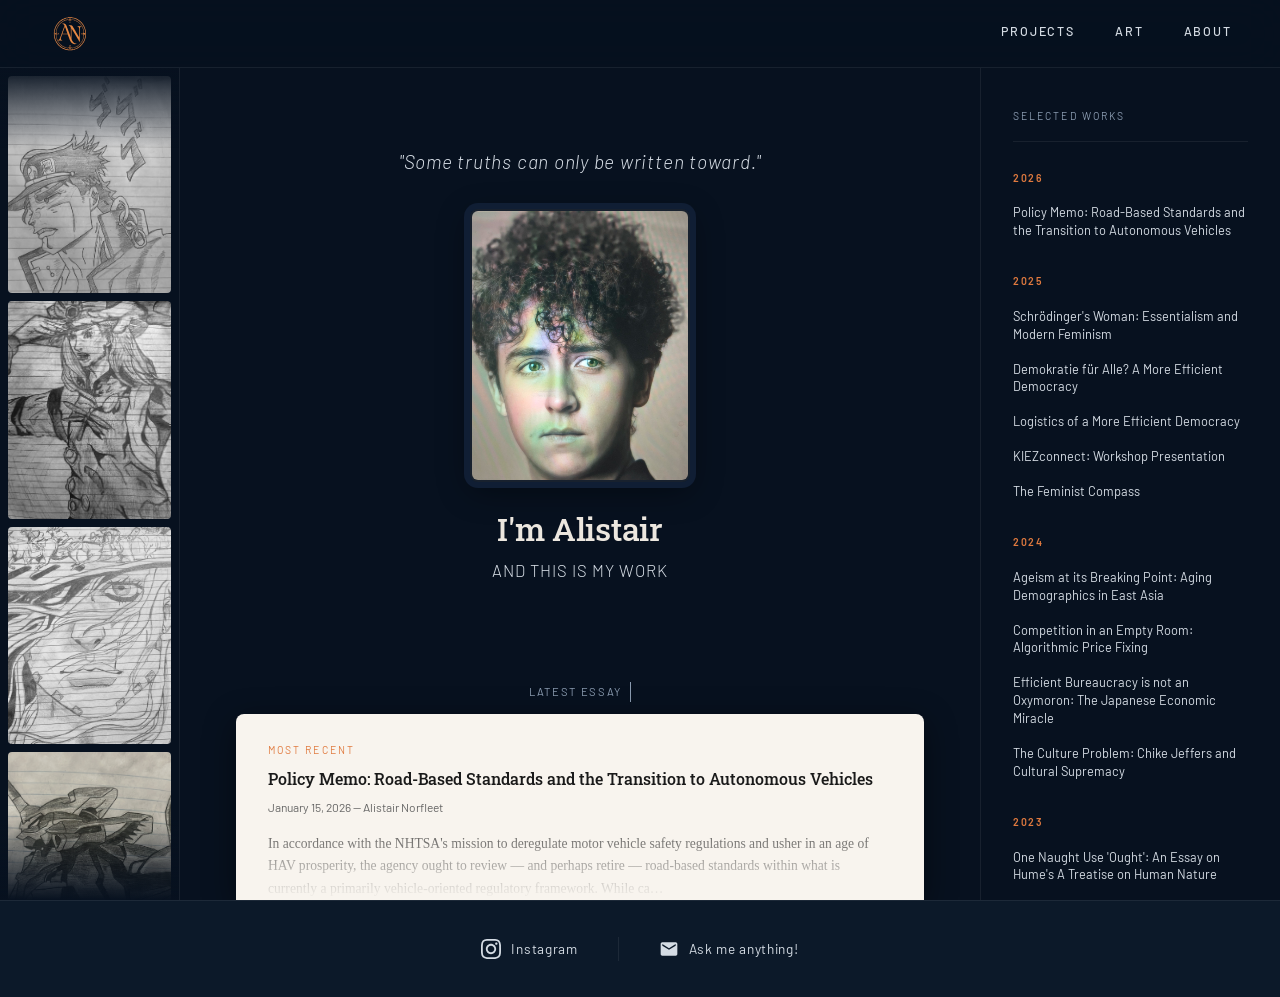
<file: index.html>
<!DOCTYPE html>
<html lang="en">
<head>
  <meta charset="UTF-8">
  <meta name="viewport" content="width=device-width, initial-scale=1.0">
  <meta name="description" content="Alistair Norfleet — Political Science & Philosophy. Essays on political economy, democratic theory, feminist thought, and more.">
  <meta property="og:title" content="Alistair Norfleet">
  <meta property="og:description" content="Political science, philosophy, art, and the examined life.">
  <meta property="og:type" content="website">
  <title>Alistair Norfleet</title>
  <link rel="preconnect" href="https://fonts.googleapis.com">
  <link rel="preconnect" href="https://fonts.gstatic.com" crossorigin>
  <link href="https://fonts.googleapis.com/css2?family=Roboto+Slab:wght@300;400;500;700&family=Barlow:ital,wght@0,300;0,400;0,500;0,600;1,300;1,400&display=swap" rel="stylesheet">
  <link rel="icon" type="image/svg+xml" href="assets/images/logo.svg">
  <link rel="apple-touch-icon" href="assets/images/apple-touch-icon.png">
  <link rel="stylesheet" href="css/styles.css">
</head>
<body>

  <!-- ── HEADER ────────────────────────────────────────────── -->
  <header class="site-header" role="banner">
    <a href="index.html" class="header-logo" aria-label="Alistair Norfleet — Home">
      <img src="assets/images/edited-photo.svg" alt="AN" class="header-logo-img">
    </a>
    <nav class="header-nav" aria-label="Main navigation">
      <a href="projects.html" class="nav-link">Projects</a>
      <a href="art.html"      class="nav-link">Art</a>
      <a href="about.html"    class="nav-link">About</a>
    </nav>
    <button class="hamburger" aria-label="Toggle menu" aria-expanded="false">
      <span></span><span></span><span></span>
    </button>
  </header>

  <!-- Mobile nav overlay -->
  <nav class="mobile-nav" aria-label="Mobile navigation">
    <a href="projects.html" class="nav-link">Projects</a>
    <a href="art.html"      class="nav-link">Art</a>
    <a href="about.html"    class="nav-link">About</a>
  </nav>

  <!-- ── HERO ──────────────────────────────────────────────── -->
  <main class="landing-hero page-enter" role="main">

    <!-- Left: art scroll -->
    <aside class="art-scroll-col" aria-label="Art portfolio preview" aria-hidden="true">
      <div class="art-scroll-track">
        <div class="art-scroll-inner" id="artScrollInner"></div>
      </div>
    </aside>

    <!-- Center: identity + essay peek -->
    <section class="landing-center" aria-label="Introduction">

      <p class="greeting-text" id="greetingText" aria-live="polite">&nbsp;</p>

      <div class="hero-headshot-wrap">
        <img
          src="assets/images/headshot.jpg"
          alt="Portrait of Alistair Norfleet"
          onerror="this.style.display='none'; this.nextElementSibling.style.display='flex'"
        >
        <div class="headshot-placeholder" style="display:none" aria-hidden="true">
          <svg xmlns="http://www.w3.org/2000/svg" viewBox="0 0 80 80">
            <circle cx="40" cy="28" r="18" fill="none" stroke="#3d4f64" stroke-width="1.5"/>
            <path d="M10 72 Q10 50 40 50 Q70 50 70 72" fill="none" stroke="#3d4f64" stroke-width="1.5"/>
          </svg>
        </div>
      </div>

      <h1 class="hero-name">I'm Alistair</h1>
      <p class="hero-tagline">And this is my work</p>

      <!-- Essay peek -->
      <div class="essay-peek-wrap" role="link" tabindex="0"
           aria-label="Read the latest essay — click to open">
        <div class="essay-peek-scroll-hint" aria-hidden="true">Latest essay</div>
        <div class="essay-peek-card">
          <div class="peek-label">Most Recent</div>
          <div class="peek-title" id="peekTitle">Loading…</div>
          <div class="peek-meta" id="peekMeta"></div>
          <p class="peek-body" id="peekBody"></p>
        </div>
      </div>

    </section>

    <!-- Right: bibliography -->
    <aside class="landing-biblio" aria-label="Essay bibliography">
      <div class="biblio-header">Selected Works</div>
      <div id="bibliographyList" aria-live="polite">
        <div style="display:flex;align-items:center;gap:10px;padding:20px 0">
          <div class="spinner"></div>
        </div>
      </div>
    </aside>

  </main>

  <!-- ── FOOTER ────────────────────────────────────────────── -->
  <footer class="site-footer" role="contentinfo"></footer>

  <script src="js/main.js"></script>
  <script src="js/landing.js"></script>
</body>
</html>
</file>
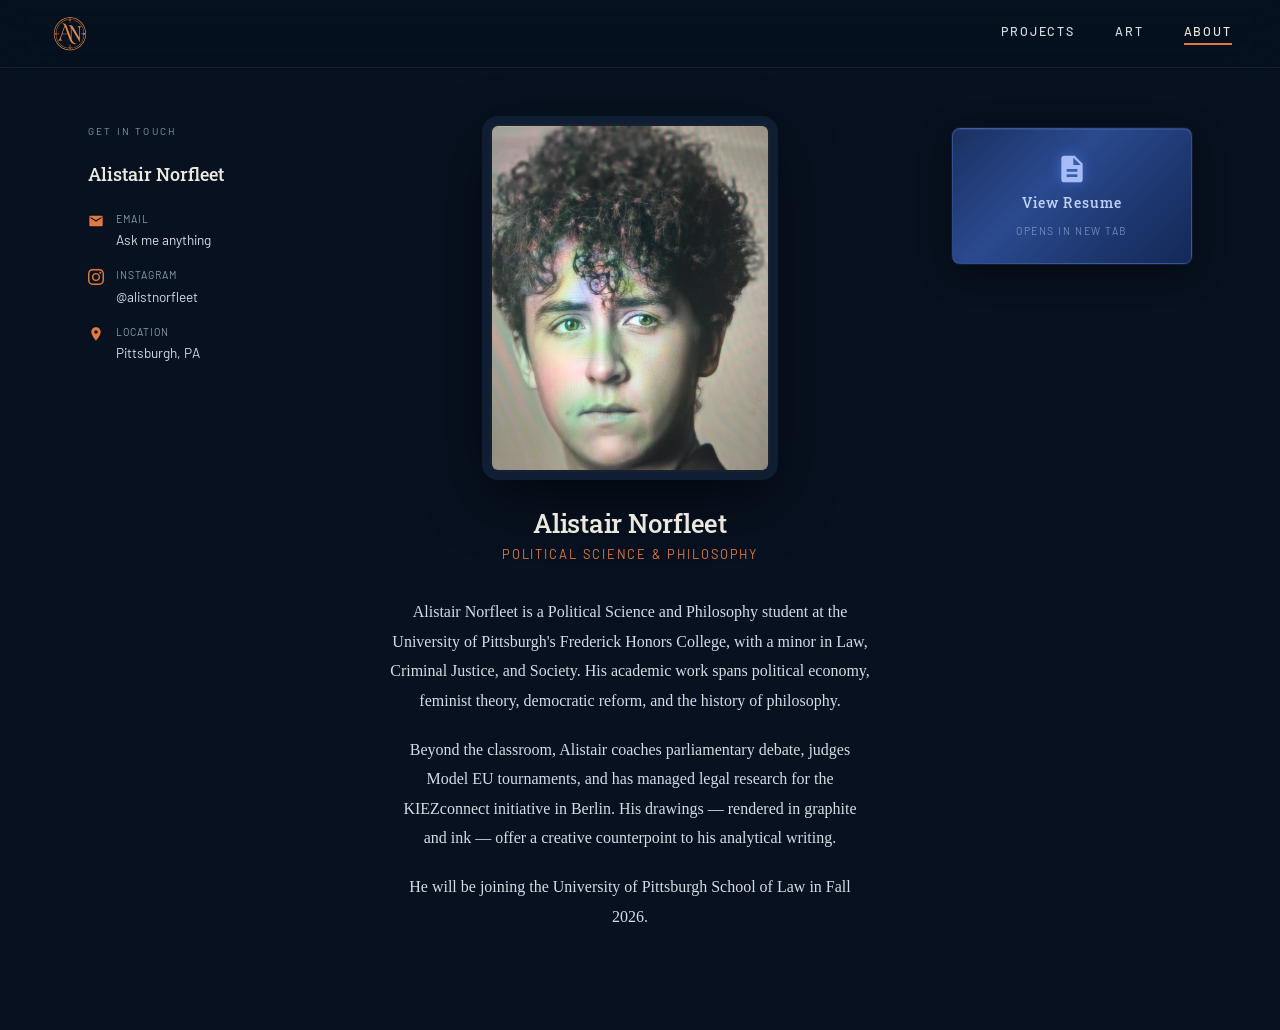
<file: about.html>
<!DOCTYPE html>
<html lang="en">
<head>
  <meta charset="UTF-8">
  <meta name="viewport" content="width=device-width, initial-scale=1.0">
  <meta name="description" content="About Alistair Norfleet — Philosopher, artist, and writer.">
  <title>About — Alistair Norfleet</title>
  <link rel="preconnect" href="https://fonts.googleapis.com">
  <link rel="preconnect" href="https://fonts.gstatic.com" crossorigin>
  <link href="https://fonts.googleapis.com/css2?family=Roboto+Slab:wght@300;400;500;700&family=Barlow:ital,wght@0,300;0,400;0,500;0,600;1,300;1,400&display=swap" rel="stylesheet">
  <link rel="icon" type="image/svg+xml" href="assets/images/logo.svg">
  <link rel="apple-touch-icon" href="assets/images/apple-touch-icon.png">
  <link rel="stylesheet" href="css/styles.css">
</head>
<body>

  <!-- ── HEADER ────────────────────────────────────────────── -->
  <header class="site-header" role="banner">
    <a href="index.html" class="header-logo" aria-label="Alistair Norfleet — Home">
      <img src="assets/images/edited-photo.svg" alt="AN" class="header-logo-img">
    </a>
    <nav class="header-nav" aria-label="Main navigation">
      <a href="projects.html" class="nav-link">Projects</a>
      <a href="art.html"      class="nav-link">Art</a>
      <a href="about.html"    class="nav-link active">About</a>
    </nav>
    <button class="hamburger" aria-label="Toggle menu" aria-expanded="false">
      <span></span><span></span><span></span>
    </button>
  </header>

  <nav class="mobile-nav" aria-label="Mobile navigation">
    <a href="projects.html" class="nav-link">Projects</a>
    <a href="art.html"      class="nav-link">Art</a>
    <a href="about.html"    class="nav-link">About</a>
  </nav>

  <!-- ── ABOUT PAGE ────────────────────────────────────────── -->
  <main class="about-page page-enter" role="main">
    <div class="about-layout">

      <!-- ── Contact — top left ──────────────────────────── -->
      <section class="about-contact" aria-label="Contact information">
        <div class="contact-label">Get in touch</div>
        <div class="contact-name">Alistair Norfleet</div>

        <div class="contact-item">
          <svg class="contact-item-icon" xmlns="http://www.w3.org/2000/svg" viewBox="0 0 24 24" aria-hidden="true">
            <path d="M20 4H4c-1.1 0-2 .9-2 2v12c0 1.1.9 2 2 2h16c1.1 0 2-.9 2-2V6c0-1.1-.9-2-2-2zm0 4l-8 5-8-5V6l8 5 8-5v2z"/>
          </svg>
          <div class="contact-item-body">
            <div class="contact-item-label">Email</div>
            <a href="mailto:alistairnorfleet@gmail.com" class="contact-item-value">
              Ask me anything
            </a>
          </div>
        </div>

        <div class="contact-item">
          <svg class="contact-item-icon" xmlns="http://www.w3.org/2000/svg" viewBox="0 0 24 24" aria-hidden="true">
            <path d="M12 2.163c3.204 0 3.584.012 4.85.07 3.252.148 4.771 1.691 4.919 4.919.058 1.265.069 1.645.069 4.849 0 3.205-.012 3.584-.069 4.849-.149 3.225-1.664 4.771-4.919 4.919-1.266.058-1.644.07-4.85.07-3.204 0-3.584-.012-4.849-.07-3.26-.149-4.771-1.699-4.919-4.92-.058-1.265-.07-1.644-.07-4.849 0-3.204.013-3.583.07-4.849.149-3.227 1.664-4.771 4.919-4.919 1.266-.057 1.645-.069 4.849-.069zm0-2.163c-3.259 0-3.667.014-4.947.072-4.358.2-6.78 2.618-6.98 6.98-.059 1.281-.073 1.689-.073 4.948 0 3.259.014 3.668.072 4.948.2 4.358 2.618 6.78 6.98 6.98 1.281.058 1.689.072 4.948.072 3.259 0 3.668-.014 4.948-.072 4.354-.2 6.782-2.618 6.979-6.98.059-1.28.073-1.689.073-4.948 0-3.259-.014-3.667-.072-4.947-.196-4.354-2.617-6.78-6.979-6.98-1.281-.059-1.69-.073-4.949-.073zm0 5.838c-3.403 0-6.162 2.759-6.162 6.162s2.759 6.163 6.162 6.163 6.162-2.759 6.162-6.163c0-3.403-2.759-6.162-6.162-6.162zm0 10.162c-2.209 0-4-1.79-4-4 0-2.209 1.791-4 4-4s4 1.791 4 4c0 2.21-1.791 4-4 4zm6.406-11.845c-.796 0-1.441.645-1.441 1.44s.645 1.44 1.441 1.44c.795 0 1.439-.645 1.439-1.44s-.644-1.44-1.439-1.44z"/>
          </svg>
          <div class="contact-item-body">
            <div class="contact-item-label">Instagram</div>
            <a href="https://www.instagram.com/" target="_blank" rel="noopener noreferrer"
               class="contact-item-value">
              @alistnorfleet
            </a>
          </div>
        </div>

        <div class="contact-item">
          <svg class="contact-item-icon" xmlns="http://www.w3.org/2000/svg" viewBox="0 0 24 24" aria-hidden="true">
            <path d="M12 2C8.13 2 5 5.13 5 9c0 5.25 7 13 7 13s7-7.75 7-13c0-3.87-3.13-7-7-7zm0 9.5c-1.38 0-2.5-1.12-2.5-2.5s1.12-2.5 2.5-2.5 2.5 1.12 2.5 2.5-1.12 2.5-2.5 2.5z"/>
          </svg>
          <div class="contact-item-body">
            <div class="contact-item-label">Location</div>
            <span class="contact-item-value">Pittsburgh, PA</span>
          </div>
        </div>
      </section>

      <!-- ── Photo + Bio — center ─────────────────────────── -->
      <section class="about-photo-section" aria-label="Biography">

        <div class="about-headshot-wrap">
          <img
            src="assets/images/headshot.jpg"
            alt="Portrait of Alistair Norfleet"
            onerror="this.style.display='none'; this.nextElementSibling.style.display='flex'"
          >
          <div class="headshot-placeholder" style="display:none" aria-hidden="true">
            <svg xmlns="http://www.w3.org/2000/svg" viewBox="0 0 80 80" width="100" height="100">
              <circle cx="40" cy="28" r="18" fill="none" stroke="#3d4f64" stroke-width="1.5"/>
              <path d="M10 72 Q10 50 40 50 Q70 50 70 72" fill="none" stroke="#3d4f64" stroke-width="1.5"/>
            </svg>
          </div>
        </div>

        <h1 class="about-bio-name">Alistair Norfleet</h1>
        <p class="about-bio-role">Political Science &amp; Philosophy</p>

        <div class="about-bio-text">
          <p>
            Alistair Norfleet is a Political Science and Philosophy student at
            the University of Pittsburgh's Frederick Honors College, with a
            minor in Law, Criminal Justice, and Society. His academic work
            spans political economy, feminist theory, democratic reform,
            and the history of philosophy.
          </p>
          <p>
            Beyond the classroom, Alistair coaches parliamentary debate,
            judges Model EU tournaments, and has managed legal research
            for the KIEZconnect initiative in Berlin. His drawings —
            rendered in graphite and ink — offer a creative counterpoint
            to his analytical writing.
          </p>
          <p>
            He will be joining the University of Pittsburgh School of Law
            in Fall 2026.
          </p>
        </div>

      </section>

      <!-- ── Resume — top right ───────────────────────────── -->
      <section class="about-resume-section" aria-label="Resume">
        <a href="assets/pdfs/resume.pdf"
           target="_blank"
           rel="noopener noreferrer"
           class="resume-btn"
           aria-label="View Alistair Norfleet's resume — opens in a new tab">

          <svg class="resume-btn-icon" xmlns="http://www.w3.org/2000/svg" viewBox="0 0 24 24" aria-hidden="true">
            <path d="M14 2H6c-1.1 0-2 .9-2 2v16c0 1.1.9 2 2 2h12c1.1 0 2-.9 2-2V8l-6-6zm2 16H8v-2h8v2zm0-4H8v-2h8v2zm-3-5V3.5L18.5 9H13z"/>
          </svg>

          <div class="resume-btn-text">View Resume</div>
          <div class="resume-btn-sub">Opens in new tab</div>
        </a>
      </section>

    </div>
  </main>

  <!-- No footer on About page (contains all footer information) -->

  <script src="js/main.js"></script>
</body>
</html>
</file>
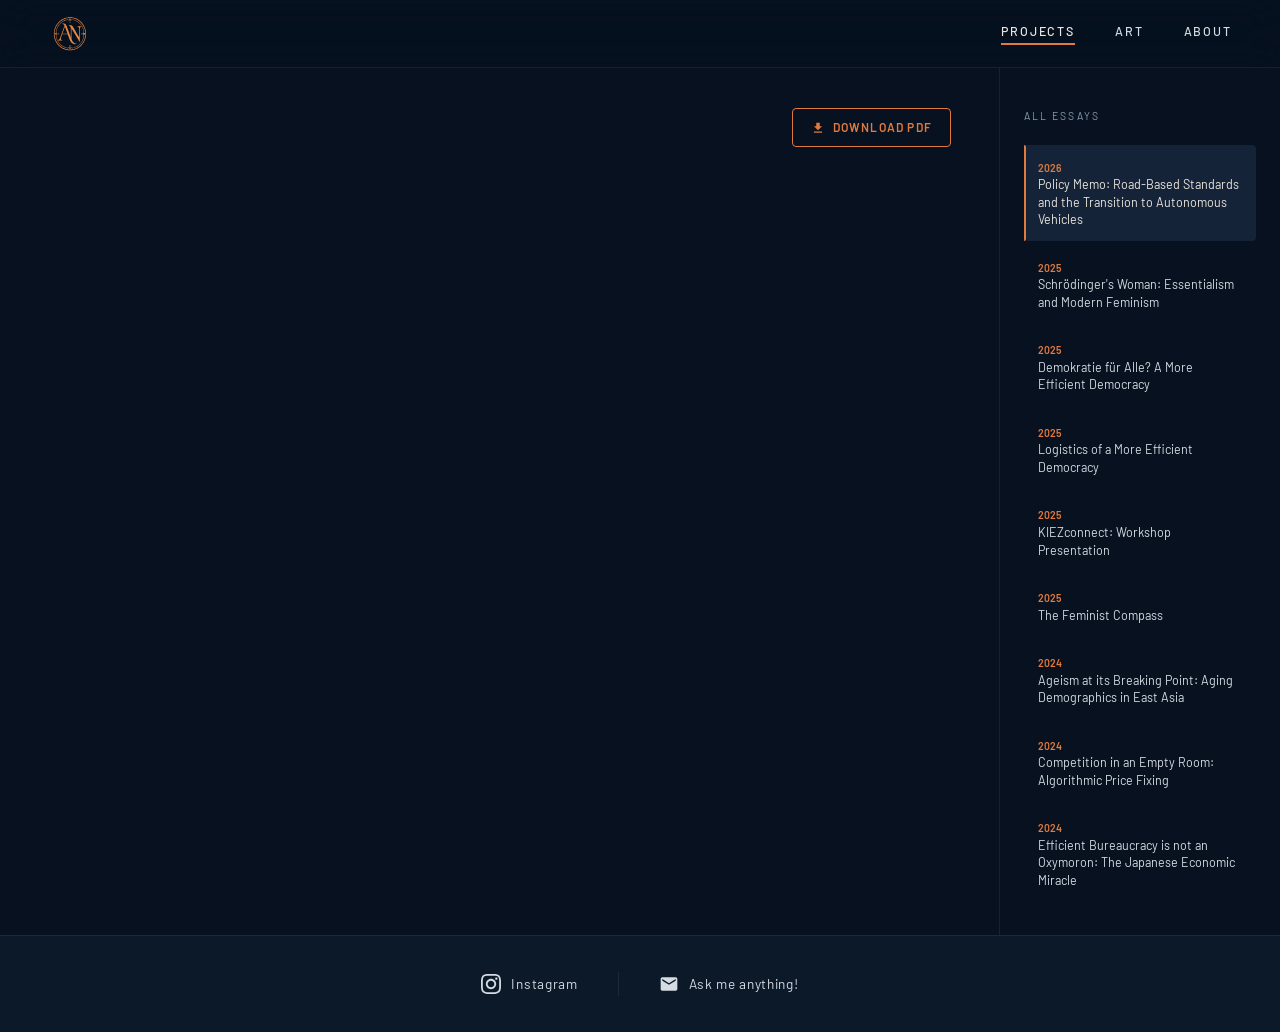
<file: projects.html>
<!DOCTYPE html>
<html lang="en">
<head>
  <meta charset="UTF-8">
  <meta name="viewport" content="width=device-width, initial-scale=1.0">
  <meta name="description" content="Essays by Alistair Norfleet — Philosophy of mind, ethics, language, and technology.">
  <title>Projects — Alistair Norfleet</title>
  <link rel="preconnect" href="https://fonts.googleapis.com">
  <link rel="preconnect" href="https://fonts.gstatic.com" crossorigin>
  <link href="https://fonts.googleapis.com/css2?family=Roboto+Slab:wght@300;400;500;700&family=Barlow:ital,wght@0,300;0,400;0,500;0,600;1,300;1,400&display=swap" rel="stylesheet">
  <link rel="icon" type="image/svg+xml" href="assets/images/logo.svg">
  <link rel="apple-touch-icon" href="assets/images/apple-touch-icon.png">
  <link rel="stylesheet" href="css/styles.css">
</head>
<body>

  <!-- ── HEADER ────────────────────────────────────────────── -->
  <header class="site-header" role="banner">
    <a href="index.html" class="header-logo" aria-label="Alistair Norfleet — Home">
      <img src="assets/images/edited-photo.svg" alt="AN" class="header-logo-img">
    </a>
    <nav class="header-nav" aria-label="Main navigation">
      <a href="projects.html" class="nav-link active">Projects</a>
      <a href="art.html"      class="nav-link">Art</a>
      <a href="about.html"    class="nav-link">About</a>
    </nav>
    <button class="hamburger" aria-label="Toggle menu" aria-expanded="false">
      <span></span><span></span><span></span>
    </button>
  </header>

  <nav class="mobile-nav" aria-label="Mobile navigation">
    <a href="projects.html" class="nav-link">Projects</a>
    <a href="art.html"      class="nav-link">Art</a>
    <a href="about.html"    class="nav-link">About</a>
  </nav>

  <!-- ── PROJECTS LAYOUT ───────────────────────────────────── -->
  <div class="projects-layout page-enter">

    <!-- Main essay display -->
    <main class="projects-main" role="main" aria-label="Essay content">

      <!-- Download button (right-aligned, above essay) -->
      <div class="projects-top-bar">
        <a class="download-btn"
           href="#"
           download
           aria-label="Download this essay as PDF"
           title="Download PDF">
          <svg xmlns="http://www.w3.org/2000/svg" viewBox="0 0 24 24" aria-hidden="true">
            <path d="M19 9h-4V3H9v6H5l7 7 7-7zM5 18v2h14v-2H5z"/>
          </svg>
          Download PDF
        </a>
      </div>

      <!-- PDF iframe (hidden until real PDF available) -->
      <iframe
        class="essay-pdf-frame"
        id="essayFrame"
        title="Essay PDF viewer"
        aria-label="Essay PDF viewer">
      </iframe>

      <!-- HTML document fallback / placeholder -->
      <article class="essay-document" id="essayDocument" aria-live="polite">
        <!-- Populated by projects.js -->
      </article>

    </main>

    <!-- Right sidebar: essay list -->
    <aside class="projects-sidebar" aria-label="All essays">
      <div class="sidebar-label">All Essays</div>
      <nav id="essayList" aria-label="Essay list">
        <!-- Populated by projects.js -->
      </nav>
    </aside>

  </div>

  <!-- ── FOOTER ────────────────────────────────────────────── -->
  <footer class="site-footer" role="contentinfo"></footer>

  <script src="js/main.js"></script>
  <script src="js/projects.js"></script>
</body>
</html>
</file>
<file: css/styles.css>
/* ============================================================
   ALISTAIR NORFLEET — STYLESHEET
   Design System · Layout · Components · Animations
   ============================================================ */

/* ── 1. DESIGN TOKENS ──────────────────────────────────────── */
:root {
  --navy-deep:    #07111f;
  --navy-mid:     #0c1929;
  --navy-card:    #101e34;
  --navy-lift:    #152338;
  --navy-border:  rgba(255, 255, 255, 0.07);
  --navy-glass:   rgba(7, 17, 31, 0.85);

  --orange:       #e07a3f;
  --orange-light: #ea9562;
  --orange-dim:   rgba(224, 122, 63, 0.18);
  --orange-glow:  rgba(224, 122, 63, 0.35);

  --text-primary:   #ece7df;
  --text-secondary: #d5dce4;
  --text-muted:     #8a9bb0;
  --text-orange:    var(--orange);

  --paper-bg:     #f8f4ee;
  --paper-text:   #1a1a1a;
  --paper-meta:   #5a5a5a;

  --header-h:     68px;
  --radius-sm:    4px;
  --radius-md:    8px;
  --radius-lg:    16px;

  --ease-out:     cubic-bezier(0.16, 1, 0.3, 1);
  --ease-in-out:  cubic-bezier(0.4, 0, 0.2, 1);

  --shadow-sm:    0 2px 12px rgba(0, 0, 0, 0.3);
  --shadow-md:    0 8px 32px rgba(0, 0, 0, 0.45);
  --shadow-lg:    0 20px 60px rgba(0, 0, 0, 0.6);
  --shadow-orange:0 0 30px rgba(224, 122, 63, 0.25);
}

/* ── 2. RESET & BASE ────────────────────────────────────────── */
*, *::before, *::after {
  box-sizing: border-box;
  margin: 0;
  padding: 0;
}

html {
  font-size: 16px;
  scroll-behavior: smooth;
  -webkit-text-size-adjust: 100%;
}

body {
  background-color: var(--navy-deep);
  color: var(--text-primary);
  font-family: 'Barlow', sans-serif;
  font-weight: 400;
  line-height: 1.6;
  min-height: 100vh;
  overflow-x: hidden;
  -webkit-font-smoothing: antialiased;
  -moz-osx-font-smoothing: grayscale;
}

img {
  display: block;
  max-width: 100%;
  height: auto;
}

a {
  color: inherit;
  text-decoration: none;
}

button {
  cursor: pointer;
  font-family: inherit;
  border: none;
  background: none;
}

/* ── 3. TYPOGRAPHY ──────────────────────────────────────────── */
h1, h2, h3, h4 {
  font-family: 'Roboto Slab', serif;
  font-weight: 500;
  line-height: 1.2;
  letter-spacing: -0.01em;
  color: var(--text-primary);
}

.font-barlow  { font-family: 'Barlow', sans-serif; }
.font-slab    { font-family: 'Roboto Slab', serif; }
.font-times   { font-family: 'Times New Roman', Times, serif; }

/* ── 4. SCROLLBAR ───────────────────────────────────────────── */
::-webkit-scrollbar               { width: 6px; }
::-webkit-scrollbar-track         { background: var(--navy-deep); }
::-webkit-scrollbar-thumb         { background: var(--navy-lift); border-radius: 3px; }
::-webkit-scrollbar-thumb:hover   { background: var(--orange); }

::selection {
  background: var(--orange-dim);
  color: var(--text-primary);
}

/* ── 5. HEADER ──────────────────────────────────────────────── */
.site-header {
  position: fixed;
  top: 0; left: 0; right: 0;
  height: var(--header-h);
  z-index: 100;
  display: flex;
  align-items: center;
  justify-content: space-between;
  padding: 0 48px;
  background: var(--navy-glass);
  backdrop-filter: blur(20px);
  -webkit-backdrop-filter: blur(20px);
  border-bottom: 1px solid var(--navy-border);
  transition: background 0.4s var(--ease-in-out),
              border-color 0.4s var(--ease-in-out);
}

.site-header.scrolled {
  background: rgba(7, 17, 31, 0.97);
  border-color: rgba(255, 255, 255, 0.1);
}

.header-logo {
  display: flex;
  align-items: center;
  user-select: none;
  transition: opacity 0.2s;
}

.header-logo:hover { opacity: 0.8; }

.header-logo-img {
  height: 44px;
  width: auto;
}

.header-nav {
  display: flex;
  align-items: center;
  gap: 40px;
}

.nav-link {
  font-family: 'Barlow', sans-serif;
  font-weight: 500;
  font-size: 0.78rem;
  letter-spacing: 0.15em;
  text-transform: uppercase;
  color: var(--text-secondary);
  position: relative;
  padding-bottom: 3px;
  transition: color 0.2s;
}

.nav-link::after {
  content: '';
  position: absolute;
  bottom: 0; left: 0;
  width: 0; height: 1.5px;
  background: var(--orange);
  transition: width 0.3s var(--ease-out);
}

.nav-link:hover,
.nav-link.active {
  color: var(--text-primary);
}

.nav-link:hover::after,
.nav-link.active::after {
  width: 100%;
}

/* Hamburger (mobile) */
.hamburger {
  display: none;
  flex-direction: column;
  gap: 5px;
  padding: 6px;
  cursor: pointer;
}

.hamburger span {
  display: block;
  width: 22px;
  height: 1.5px;
  background: var(--text-primary);
  transition: transform 0.3s var(--ease-out), opacity 0.3s;
}

.hamburger.open span:nth-child(1) { transform: translateY(6.5px) rotate(45deg); }
.hamburger.open span:nth-child(2) { opacity: 0; }
.hamburger.open span:nth-child(3) { transform: translateY(-6.5px) rotate(-45deg); }

/* Mobile nav overlay */
.mobile-nav {
  display: none;
  position: fixed;
  inset: 0;
  z-index: 99;
  background: var(--navy-deep);
  flex-direction: column;
  align-items: center;
  justify-content: center;
  gap: 40px;
  opacity: 0;
  pointer-events: none;
  transition: opacity 0.35s var(--ease-out);
}

.mobile-nav.open {
  opacity: 1;
  pointer-events: all;
}

.mobile-nav .nav-link {
  font-size: 1.5rem;
  letter-spacing: 0.2em;
}

/* ── 6. FOOTER ──────────────────────────────────────────────── */
.site-footer {
  padding: 36px 48px;
  border-top: 1px solid var(--navy-border);
  display: flex;
  align-items: center;
  justify-content: center;
  gap: 40px;
  background: var(--navy-mid);
}

.footer-link {
  display: flex;
  align-items: center;
  gap: 10px;
  color: var(--text-secondary);
  font-family: 'Barlow', sans-serif;
  font-size: 0.85rem;
  letter-spacing: 0.05em;
  transition: color 0.2s;
}

.footer-link:hover { color: var(--orange); }

.footer-link svg {
  width: 20px;
  height: 20px;
  fill: currentColor;
  flex-shrink: 0;
  transition: transform 0.25s var(--ease-out);
}

.footer-link:hover svg { transform: scale(1.15); }

.footer-divider {
  width: 1px;
  height: 24px;
  background: var(--navy-border);
}

/* ── 7. LANDING — HERO LAYOUT ───────────────────────────────── */
.landing-hero {
  display: grid;
  grid-template-columns: 180px 1fr 300px;
  height: 100vh;
  overflow: hidden;
  padding-top: var(--header-h);
}

/* ── 8. LANDING — ART SCROLL ────────────────────────────────── */
.art-scroll-col {
  border-right: 1px solid var(--navy-border);
  overflow: hidden;
  position: relative;
}

.art-scroll-col::after {
  content: '';
  position: absolute;
  bottom: 0; left: 0; right: 0;
  height: 80px;
  background: linear-gradient(to top, var(--navy-deep), transparent);
  z-index: 2;
  pointer-events: none;
}

.art-scroll-col::before {
  content: '';
  position: absolute;
  top: 0; left: 0; right: 0;
  height: 80px;
  background: linear-gradient(to bottom, var(--navy-deep), transparent);
  z-index: 2;
  pointer-events: none;
}

.art-scroll-track {
  height: 100%;
  overflow: hidden;
}

.art-scroll-inner {
  display: flex;
  flex-direction: column;
  gap: 8px;
  padding: 8px;
  animation: scrollUp 55s linear infinite;
  will-change: transform;
}

.art-scroll-inner:hover { animation-play-state: paused; }

.art-scroll-item {
  width: 100%;
  aspect-ratio: 3/4;
  border-radius: var(--radius-sm);
  overflow: hidden;
  flex-shrink: 0;
  transition: opacity 0.3s;
}

.art-scroll-item:hover { opacity: 0.75; }

.art-scroll-item .art-thumb {
  width: 100%;
  height: 100%;
  object-fit: cover;
}

.art-scroll-placeholder {
  width: 100%;
  height: 100%;
}

/* ── 9. LANDING — CENTER COLUMN ─────────────────────────────── */
.landing-center {
  display: flex;
  flex-direction: column;
  align-items: center;
  padding: 40px 56px 0;
  position: relative;
  overflow: hidden;
}

.greeting-text {
  margin-top: auto;
  font-family: 'Barlow', sans-serif;
  font-weight: 300;
  font-style: italic;
  font-size: clamp(1rem, 1.5vw, 1.2rem);
  color: var(--text-secondary);
  letter-spacing: 0.04em;
  text-align: center;
  margin-bottom: 32px;
  min-height: 1.6em;
  transition: opacity 0.5s var(--ease-out);
}

.greeting-text.fade { opacity: 0; }

.hero-headshot-wrap {
  width: 220px;
  border-radius: var(--radius-md);
  overflow: hidden;
  border: 2px solid var(--navy-border);
  box-shadow: 0 0 0 6px var(--navy-card), var(--shadow-md);
  margin-bottom: 28px;
  flex-shrink: 0;
}

.hero-headshot-wrap img,
.hero-headshot-wrap .headshot-placeholder {
  width: 100%;
  height: auto;
}

.headshot-placeholder {
  background: linear-gradient(135deg, #1a2a40 0%, #243650 50%, #1a2a40 100%);
  display: flex;
  align-items: center;
  justify-content: center;
}

.headshot-placeholder svg {
  width: 80px;
  height: 80px;
  fill: var(--text-muted);
}

.hero-name {
  font-family: 'Roboto Slab', serif;
  font-size: clamp(1.5rem, 2.5vw, 2rem);
  font-weight: 500;
  color: var(--text-primary);
  text-align: center;
  margin-bottom: 8px;
}

.hero-tagline {
  font-family: 'Barlow', sans-serif;
  font-weight: 300;
  font-size: clamp(0.9rem, 1.3vw, 1.05rem);
  color: var(--text-secondary);
  text-align: center;
  letter-spacing: 0.06em;
  text-transform: uppercase;
  margin-bottom: 40px;
}

/* ── 10. LANDING — ESSAY PEEK ───────────────────────────────── */
.essay-peek-wrap {
  width: 100%;
  position: relative;
  cursor: pointer;
  margin-top: auto;
  padding-top: 20px;
}

.essay-peek-scroll-hint {
  display: flex;
  align-items: center;
  justify-content: center;
  gap: 8px;
  margin-bottom: 12px;
  font-family: 'Barlow', sans-serif;
  font-size: 0.7rem;
  letter-spacing: 0.15em;
  text-transform: uppercase;
  color: var(--text-muted);
  animation: nudgeDown 2.5s ease-in-out infinite;
}

.essay-peek-scroll-hint::after {
  content: '';
  display: block;
  width: 1px;
  height: 20px;
  background: var(--text-muted);
}

.essay-peek-card {
  background: var(--paper-bg);
  border-radius: var(--radius-md) var(--radius-md) 0 0;
  padding: 28px 32px 0;
  position: relative;
  box-shadow: var(--shadow-md);
  max-height: 200px;
  overflow: hidden;
  transition: transform 0.3s var(--ease-out), box-shadow 0.3s;
}

.essay-peek-card:hover {
  transform: translateY(-4px);
  box-shadow: var(--shadow-lg), var(--shadow-orange);
}

.essay-peek-card::after {
  content: '';
  position: absolute;
  bottom: 0; left: 0; right: 0;
  height: 100px;
  background: linear-gradient(to top, var(--paper-bg), transparent);
  pointer-events: none;
}

.peek-label {
  font-family: 'Barlow', sans-serif;
  font-size: 0.65rem;
  letter-spacing: 0.2em;
  text-transform: uppercase;
  color: var(--orange);
  margin-bottom: 10px;
}

.peek-title {
  font-family: 'Roboto Slab', serif;
  font-weight: 500;
  font-size: 1rem;
  color: var(--paper-text);
  line-height: 1.3;
  margin-bottom: 8px;
}

.peek-meta {
  font-family: 'Barlow', sans-serif;
  font-size: 0.75rem;
  color: var(--paper-meta);
  margin-bottom: 16px;
}

.peek-body {
  font-family: 'Times New Roman', Times, serif;
  font-size: 0.85rem;
  color: var(--paper-text);
  line-height: 1.65;
}

/* ── 11. LANDING — BIBLIOGRAPHY ─────────────────────────────── */
.landing-biblio {
  border-left: 1px solid var(--navy-border);
  padding: 40px 32px;
  overflow-y: auto;
  display: flex;
  flex-direction: column;
}

.biblio-header {
  font-family: 'Barlow', sans-serif;
  font-size: 0.65rem;
  letter-spacing: 0.2em;
  text-transform: uppercase;
  color: var(--text-muted);
  margin-bottom: 28px;
  padding-bottom: 16px;
  border-bottom: 1px solid var(--navy-border);
}

.biblio-year-group {
  margin-bottom: 24px;
}

.biblio-year {
  font-family: 'Barlow', sans-serif;
  font-size: 0.65rem;
  font-weight: 600;
  letter-spacing: 0.15em;
  text-transform: uppercase;
  color: var(--orange);
  margin-bottom: 10px;
}

.biblio-entry {
  display: block;
  font-family: 'Barlow', sans-serif;
  font-weight: 400;
  font-size: 0.8rem;
  color: var(--text-secondary);
  line-height: 1.4;
  padding: 8px 0;
  border-bottom: 1px solid transparent;
  cursor: pointer;
  transition: color 0.2s, padding-left 0.25s var(--ease-out);
  position: relative;
}

.biblio-entry::before {
  content: '→';
  position: absolute;
  left: -16px;
  opacity: 0;
  transition: opacity 0.2s, left 0.25s var(--ease-out);
  color: var(--orange);
  font-size: 0.75rem;
}

.biblio-entry:hover {
  color: var(--text-primary);
  padding-left: 6px;
}

.biblio-entry:hover::before {
  opacity: 1;
  left: -12px;
}

/* ── 12. PROJECTS PAGE ──────────────────────────────────────── */
.projects-layout {
  display: grid;
  grid-template-columns: 1fr 280px;
  gap: 0;
  min-height: calc(100vh - var(--header-h));
  padding-top: var(--header-h);
}

.projects-main {
  padding: 40px 48px;
  border-right: 1px solid var(--navy-border);
  overflow-y: auto;
}

.projects-top-bar {
  display: flex;
  align-items: flex-start;
  justify-content: flex-end;
  margin-bottom: 28px;
}

.download-btn {
  display: inline-flex;
  align-items: center;
  gap: 8px;
  font-family: 'Barlow', sans-serif;
  font-size: 0.75rem;
  font-weight: 600;
  letter-spacing: 0.1em;
  text-transform: uppercase;
  color: var(--orange);
  border: 1px solid var(--orange);
  padding: 9px 18px;
  border-radius: var(--radius-sm);
  transition: background 0.2s, color 0.2s, box-shadow 0.2s, transform 0.15s;
}

.download-btn:hover {
  background: var(--orange);
  color: var(--navy-deep);
  box-shadow: var(--shadow-orange);
  transform: translateY(-1px);
}

.download-btn svg {
  width: 14px;
  height: 14px;
  fill: currentColor;
  transition: transform 0.2s var(--ease-out);
}

.download-btn:hover svg { transform: translateY(2px); }

/* Essay document display */
.essay-document {
  background: var(--paper-bg);
  border-radius: var(--radius-md);
  padding: 64px 72px;
  box-shadow: var(--shadow-md);
  max-width: 740px;
  margin: 0 auto;
  transition: opacity 0.3s var(--ease-out);
}

.essay-document.loading { opacity: 0; }

.essay-doc-label {
  font-family: 'Barlow', sans-serif;
  font-size: 0.65rem;
  letter-spacing: 0.2em;
  text-transform: uppercase;
  color: var(--orange);
  margin-bottom: 20px;
}

.essay-doc-title {
  font-family: 'Roboto Slab', serif;
  font-weight: 500;
  font-size: 1.5rem;
  color: var(--paper-text);
  line-height: 1.3;
  margin-bottom: 12px;
}

.essay-doc-meta {
  font-family: 'Barlow', sans-serif;
  font-size: 0.8rem;
  color: var(--paper-meta);
  margin-bottom: 8px;
}

.essay-doc-author {
  font-family: 'Barlow', sans-serif;
  font-size: 0.85rem;
  font-weight: 500;
  color: var(--paper-text);
  margin-bottom: 32px;
  padding-bottom: 24px;
  border-bottom: 1px solid #d0cbc2;
}

.essay-doc-abstract {
  font-family: 'Barlow', sans-serif;
  font-style: italic;
  font-size: 0.85rem;
  color: var(--paper-meta);
  line-height: 1.7;
  border-left: 2px solid #c8c0b4;
  padding-left: 16px;
  margin-bottom: 32px;
}

.essay-doc-body {
  font-family: 'Times New Roman', Times, serif;
  font-size: 1rem;
  color: var(--paper-text);
  line-height: 1.85;
}

.essay-doc-body p {
  margin-bottom: 1.4em;
  text-indent: 2em;
}

.essay-doc-body p:first-child { text-indent: 0; }

.essay-pdf-frame {
  width: 100%;
  height: 80vh;
  border: none;
  border-radius: var(--radius-md);
  display: none;
}

/* Projects sidebar */
.projects-sidebar {
  padding: 40px 24px;
  position: sticky;
  top: var(--header-h);
  height: calc(100vh - var(--header-h));
  overflow-y: auto;
}

.sidebar-label {
  font-family: 'Barlow', sans-serif;
  font-size: 0.65rem;
  letter-spacing: 0.2em;
  text-transform: uppercase;
  color: var(--text-muted);
  margin-bottom: 20px;
}

.sidebar-essay-item {
  display: block;
  padding: 12px 14px;
  border-radius: var(--radius-sm);
  margin-bottom: 4px;
  cursor: pointer;
  transition: background 0.2s, color 0.2s;
  position: relative;
}

.sidebar-essay-item:hover {
  background: var(--navy-card);
}

.sidebar-essay-item.active {
  background: var(--navy-lift);
}

.sidebar-essay-item.active::before {
  content: '';
  position: absolute;
  left: 0; top: 0; bottom: 0;
  width: 2px;
  background: var(--orange);
  border-radius: 0 2px 2px 0;
}

.sidebar-essay-title {
  font-family: 'Barlow', sans-serif;
  font-size: 0.78rem;
  line-height: 1.4;
  color: var(--text-secondary);
  transition: color 0.2s;
}

.sidebar-essay-item:hover .sidebar-essay-title,
.sidebar-essay-item.active .sidebar-essay-title {
  color: var(--text-primary);
}

.sidebar-essay-year {
  font-family: 'Barlow', sans-serif;
  font-size: 0.65rem;
  color: var(--orange);
  margin-top: 3px;
  font-weight: 600;
}

/* ── 13. ART GALLERY PAGE ───────────────────────────────────── */
.art-page {
  padding-top: var(--header-h);
  min-height: 100vh;
  position: relative;
  overflow: hidden;
}

/* Animated background */
.art-bg {
  position: fixed;
  inset: 0;
  z-index: 0;
  background:
    radial-gradient(ellipse at 20% 50%, rgba(14, 28, 58, 0.6) 0%, transparent 60%),
    radial-gradient(ellipse at 80% 20%, rgba(20, 14, 40, 0.5) 0%, transparent 55%),
    var(--navy-deep);
  animation: bgShift 20s ease-in-out infinite alternate;
}

.art-page-content {
  position: relative;
  z-index: 1;
}

.gallery-header {
  text-align: center;
  padding: 60px 48px 40px;
}

.gallery-header h1 {
  font-size: clamp(2rem, 4vw, 3rem);
  letter-spacing: -0.02em;
  margin-bottom: 12px;
}

.gallery-header p {
  font-family: 'Barlow', sans-serif;
  font-weight: 300;
  color: var(--text-secondary);
  font-size: 0.95rem;
  letter-spacing: 0.05em;
}

.gallery-grid {
  display: grid;
  grid-template-columns: repeat(12, 1fr);
  grid-auto-rows: 60px;
  gap: 16px;
  padding: 0 48px 80px;
  max-width: 1400px;
  margin: 0 auto;
}

.gallery-item {
  position: relative;
  border-radius: var(--radius-md);
  overflow: hidden;
  cursor: pointer;
  transform-origin: center;
  opacity: 0;
  transform: translateY(40px) scale(0.96);
  transition: transform 0.5s var(--ease-out), opacity 0.5s var(--ease-out),
              box-shadow 0.3s;
  animation: floatGently var(--float-duration, 6s) ease-in-out infinite alternate;
  animation-delay: var(--float-delay, 0s);
}

.gallery-item.visible {
  opacity: 1;
  transform: translateY(0) scale(1);
}

.gallery-item:hover {
  box-shadow: 0 0 0 2px var(--orange), var(--shadow-lg), var(--shadow-orange);
  z-index: 2;
  transform: scale(1.02) !important;
}

/* Grid sizing variants */
.gallery-item[data-size="large"]   { grid-column: span 5; grid-row: span 8; }
.gallery-item[data-size="standard"]{ grid-column: span 4; grid-row: span 6; }
.gallery-item[data-size="portrait"]{ grid-column: span 3; grid-row: span 8; }
.gallery-item[data-size="wide"]    { grid-column: span 6; grid-row: span 5; }

.gallery-item-art {
  width: 100%;
  height: 100%;
  object-fit: cover;
  transition: transform 0.6s var(--ease-out);
}

.gallery-item:hover .gallery-item-art {
  transform: scale(1.06);
}

.gallery-item-overlay {
  position: absolute;
  inset: 0;
  background: linear-gradient(to top, rgba(7, 17, 31, 0.92) 0%, transparent 55%);
  opacity: 0;
  transition: opacity 0.3s;
  display: flex;
  flex-direction: column;
  justify-content: flex-end;
  padding: 20px;
}

.gallery-item:hover .gallery-item-overlay {
  opacity: 1;
}

.gallery-item-title {
  font-family: 'Roboto Slab', serif;
  font-size: 0.95rem;
  font-weight: 500;
  color: var(--text-primary);
  margin-bottom: 4px;
}

.gallery-item-meta {
  font-family: 'Barlow', sans-serif;
  font-size: 0.72rem;
  color: var(--text-secondary);
  letter-spacing: 0.04em;
}

.gallery-item-year {
  font-family: 'Barlow', sans-serif;
  font-size: 0.65rem;
  color: var(--orange);
  font-weight: 600;
  letter-spacing: 0.1em;
  margin-bottom: 4px;
}

/* Lightbox */
.lightbox {
  position: fixed;
  inset: 0;
  z-index: 200;
  display: flex;
  align-items: center;
  justify-content: center;
  background: rgba(7, 17, 31, 0.97);
  backdrop-filter: blur(12px);
  -webkit-backdrop-filter: blur(12px);
  opacity: 0;
  pointer-events: none;
  transition: opacity 0.35s var(--ease-out);
}

.lightbox.open {
  opacity: 1;
  pointer-events: all;
}

.lightbox-inner {
  display: grid;
  grid-template-columns: 1fr 300px;
  gap: 40px;
  max-width: 1100px;
  width: 90%;
  max-height: 90vh;
  transform: scale(0.95);
  transition: transform 0.35s var(--ease-out);
}

.lightbox.open .lightbox-inner {
  transform: scale(1);
}

.lightbox-art-wrap {
  position: relative;
  display: flex;
  align-items: center;
  justify-content: center;
  max-height: 85vh;
  border-radius: var(--radius-md);
  overflow: hidden;
}

.lightbox-art-img {
  max-width: 100%;
  max-height: 85vh;
  width: 100%;
  height: 100%;
  object-fit: contain;
  border-radius: var(--radius-md);
}

.lightbox-art-placeholder {
  width: 100%;
  height: 100%;
  min-height: 400px;
  border-radius: var(--radius-md);
}

.lightbox-info {
  display: flex;
  flex-direction: column;
  justify-content: center;
  padding: 20px 0;
}

.lightbox-year {
  font-family: 'Barlow', sans-serif;
  font-size: 0.7rem;
  letter-spacing: 0.2em;
  color: var(--orange);
  text-transform: uppercase;
  font-weight: 600;
  margin-bottom: 12px;
}

.lightbox-title {
  font-family: 'Roboto Slab', serif;
  font-size: 1.8rem;
  font-weight: 500;
  margin-bottom: 16px;
  line-height: 1.2;
}

.lightbox-medium,
.lightbox-dims {
  font-family: 'Barlow', sans-serif;
  font-size: 0.85rem;
  color: var(--text-secondary);
  margin-bottom: 6px;
}

.lightbox-desc {
  font-family: 'Times New Roman', Times, serif;
  font-size: 0.95rem;
  color: var(--text-secondary);
  line-height: 1.7;
  margin-top: 20px;
  padding-top: 20px;
  border-top: 1px solid var(--navy-border);
}

.lightbox-nav {
  display: flex;
  gap: 12px;
  margin-top: 32px;
}

.lightbox-nav-btn {
  width: 40px;
  height: 40px;
  border: 1px solid var(--navy-border);
  border-radius: var(--radius-sm);
  display: flex;
  align-items: center;
  justify-content: center;
  color: var(--text-secondary);
  transition: border-color 0.2s, color 0.2s, background 0.2s;
}

.lightbox-nav-btn:hover {
  border-color: var(--orange);
  color: var(--orange);
  background: var(--orange-dim);
}

.lightbox-nav-btn svg { width: 16px; height: 16px; fill: currentColor; }

.lightbox-close {
  position: absolute;
  top: 24px; right: 24px;
  width: 40px; height: 40px;
  border: 1px solid var(--navy-border);
  border-radius: 50%;
  display: flex;
  align-items: center;
  justify-content: center;
  color: var(--text-secondary);
  transition: border-color 0.2s, color 0.2s;
  z-index: 10;
}

.lightbox-close:hover {
  border-color: var(--orange);
  color: var(--orange);
}

.lightbox-close svg { width: 14px; height: 14px; fill: currentColor; }

/* ── 14. ABOUT PAGE ─────────────────────────────────────────── */
.about-page {
  padding-top: var(--header-h);
  min-height: 100vh;
}

.about-layout {
  display: grid;
  grid-template-columns: 260px 1fr 280px;
  grid-template-rows: auto 1fr;
  gap: 0;
  padding: 56px 48px 80px;
  max-width: 1200px;
  margin: 0 auto;
  min-height: calc(100vh - var(--header-h));
}

/* Contact panel — top left */
.about-contact {
  grid-column: 1;
  grid-row: 1 / 3;
  padding-right: 40px;
}

.contact-label {
  font-family: 'Barlow', sans-serif;
  font-size: 0.62rem;
  letter-spacing: 0.22em;
  text-transform: uppercase;
  color: var(--text-muted);
  margin-bottom: 24px;
}

.contact-name {
  font-family: 'Roboto Slab', serif;
  font-size: 1.1rem;
  font-weight: 500;
  color: var(--text-primary);
  margin-bottom: 24px;
  line-height: 1.3;
}

.contact-item {
  display: flex;
  align-items: flex-start;
  gap: 12px;
  margin-bottom: 16px;
}

.contact-item-icon {
  width: 16px;
  height: 16px;
  fill: var(--orange);
  flex-shrink: 0;
  margin-top: 2px;
}

.contact-item-body {
  display: flex;
  flex-direction: column;
  gap: 2px;
}

.contact-item-label {
  font-family: 'Barlow', sans-serif;
  font-size: 0.65rem;
  color: var(--text-muted);
  letter-spacing: 0.1em;
  text-transform: uppercase;
}

.contact-item-value {
  font-family: 'Barlow', sans-serif;
  font-size: 0.85rem;
  color: var(--text-secondary);
  transition: color 0.2s;
}

a.contact-item-value:hover { color: var(--orange); }

.contact-instagram-link {
  display: inline-flex;
  align-items: center;
  gap: 8px;
  font-family: 'Barlow', sans-serif;
  font-size: 0.85rem;
  color: var(--text-secondary);
  transition: color 0.2s;
  margin-top: 8px;
}

.contact-instagram-link svg {
  width: 18px;
  height: 18px;
  fill: currentColor;
}

.contact-instagram-link:hover { color: var(--orange); }

/* Headshot — center */
.about-photo-section {
  grid-column: 2;
  grid-row: 1 / 3;
  display: flex;
  flex-direction: column;
  align-items: center;
  padding: 0 40px;
}

.about-headshot-wrap {
  width: 280px;
  border-radius: var(--radius-md);
  overflow: hidden;
  border: 2px solid var(--navy-border);
  box-shadow: 0 0 0 8px var(--navy-card), var(--shadow-lg);
  margin-bottom: 36px;
  flex-shrink: 0;
}

.about-headshot-wrap img,
.about-headshot-wrap .headshot-placeholder {
  width: 100%;
  height: auto;
}

.about-bio-name {
  font-family: 'Roboto Slab', serif;
  font-size: 1.6rem;
  font-weight: 500;
  margin-bottom: 6px;
  text-align: center;
}

.about-bio-role {
  font-family: 'Barlow', sans-serif;
  font-size: 0.8rem;
  letter-spacing: 0.15em;
  text-transform: uppercase;
  color: var(--orange);
  margin-bottom: 32px;
  text-align: center;
}

.about-bio-text {
  font-family: 'Times New Roman', Times, serif;
  font-size: 1rem;
  color: var(--text-secondary);
  line-height: 1.85;
  text-align: center;
  max-width: 480px;
}

.about-bio-text p { margin-bottom: 1.2em; }

/* Resume button — top right */
.about-resume-section {
  grid-column: 3;
  grid-row: 1 / 3;
  display: flex;
  flex-direction: column;
  align-items: center;
  justify-content: flex-start;
  padding-left: 40px;
  padding-top: 4px;
}

.resume-prompt {
  font-family: 'Barlow', sans-serif;
  font-size: 0.65rem;
  letter-spacing: 0.2em;
  text-transform: uppercase;
  color: var(--text-muted);
  margin-bottom: 20px;
  text-align: center;
}

.resume-btn {
  display: flex;
  flex-direction: column;
  align-items: center;
  justify-content: center;
  gap: 10px;
  padding: 24px 32px;
  border-radius: var(--radius-md);
  cursor: pointer;
  text-decoration: none;
  position: relative;
  overflow: hidden;
  background: linear-gradient(135deg, #1a3060 0%, #2a4a90 40%, #1e3870 70%, #142858 100%);
  border: 1px solid rgba(100, 140, 220, 0.3);
  box-shadow:
    0 0 0 1px rgba(100, 150, 255, 0.1),
    inset 0 1px 0 rgba(255, 255, 255, 0.08),
    var(--shadow-md);
  animation: resumePulse 3s ease-in-out infinite;
  transition: transform 0.25s var(--ease-out), box-shadow 0.25s;
  width: 100%;
}

.resume-btn::before {
  content: '';
  position: absolute;
  top: -50%; left: -60%;
  width: 60%;
  height: 200%;
  background: linear-gradient(
    105deg,
    transparent 0%,
    rgba(255, 255, 255, 0.04) 40%,
    rgba(255, 255, 255, 0.12) 50%,
    rgba(255, 255, 255, 0.04) 60%,
    transparent 100%
  );
  animation: shimmer 3.5s ease-in-out infinite;
}

.resume-btn:hover {
  transform: translateY(-3px);
  box-shadow:
    0 0 0 1px rgba(100, 150, 255, 0.25),
    0 0 30px rgba(60, 100, 200, 0.3),
    0 0 60px rgba(60, 100, 200, 0.15),
    var(--shadow-lg);
}

.resume-btn-icon {
  width: 32px;
  height: 32px;
  fill: rgba(180, 200, 255, 0.9);
  filter: drop-shadow(0 0 6px rgba(100, 150, 255, 0.5));
  animation: iconFloat 4s ease-in-out infinite;
}

.resume-btn-text {
  font-family: 'Roboto Slab', serif;
  font-size: 0.85rem;
  font-weight: 500;
  letter-spacing: 0.08em;
  color: rgba(200, 215, 255, 0.95);
  text-align: center;
  line-height: 1.3;
}

.resume-btn-sub {
  font-family: 'Barlow', sans-serif;
  font-size: 0.65rem;
  letter-spacing: 0.15em;
  text-transform: uppercase;
  color: rgba(150, 170, 220, 0.7);
  text-align: center;
}

/* ── 15. UTILITIES ──────────────────────────────────────────── */
.visually-hidden {
  position: absolute;
  width: 1px; height: 1px;
  clip: rect(0,0,0,0);
  overflow: hidden;
}

.page-enter {
  animation: pageEnter 0.5s var(--ease-out) both;
}

/* ── 16. KEYFRAMES ──────────────────────────────────────────── */
@keyframes scrollUp {
  from { transform: translateY(0); }
  to   { transform: translateY(-50%); }
}

@keyframes floatGently {
  from { transform: translateY(0px); }
  to   { transform: translateY(-8px); }
}

@keyframes nudgeDown {
  0%, 100% { transform: translateY(0);  opacity: 0.5; }
  50%       { transform: translateY(5px); opacity: 1; }
}

@keyframes resumePulse {
  0%, 100% { box-shadow: 0 0 0 1px rgba(100,150,255,0.1), inset 0 1px 0 rgba(255,255,255,0.08), 0 8px 32px rgba(0,0,0,0.45); }
  50%       { box-shadow: 0 0 0 1px rgba(100,150,255,0.2), inset 0 1px 0 rgba(255,255,255,0.08), 0 8px 32px rgba(0,0,0,0.45), 0 0 20px rgba(60,100,200,0.2); }
}

@keyframes shimmer {
  0%   { left: -60%; }
  100% { left: 120%; }
}

@keyframes iconFloat {
  0%, 100% { transform: translateY(0); }
  50%       { transform: translateY(-4px); }
}

@keyframes bgShift {
  from { background-position: 0% 50%; }
  to   { background-position: 100% 50%; }
}

@keyframes pageEnter {
  from { opacity: 0; transform: translateY(12px); }
  to   { opacity: 1; transform: translateY(0); }
}

@keyframes spin {
  to { transform: rotate(360deg); }
}

/* Loading spinner */
.spinner {
  width: 24px;
  height: 24px;
  border: 2px solid var(--navy-border);
  border-top-color: var(--orange);
  border-radius: 50%;
  animation: spin 0.7s linear infinite;
}

/* ── 17. RESPONSIVE ─────────────────────────────────────────── */
@media (max-width: 1100px) {
  .landing-hero {
    grid-template-columns: 140px 1fr 240px;
  }
  .landing-center { padding: 32px 36px 0; }
  .gallery-item[data-size="large"]    { grid-column: span 6; grid-row: span 8; }
  .gallery-item[data-size="standard"] { grid-column: span 6; grid-row: span 6; }
  .gallery-item[data-size="portrait"] { grid-column: span 4; grid-row: span 8; }
  .gallery-item[data-size="wide"]     { grid-column: span 8; grid-row: span 5; }
}

@media (max-width: 860px) {
  .site-header { padding: 0 24px; }
  .header-nav  { display: none; }
  .hamburger   { display: flex; }
  .mobile-nav  { display: flex; }

  .landing-hero {
    grid-template-columns: 1fr;
    grid-template-rows: auto;
    height: auto;
    min-height: 100vh;
  }

  .art-scroll-col { display: none; }

  .landing-center {
    padding: 56px 28px 0;
    min-height: calc(100vh - var(--header-h));
  }

  .landing-biblio {
    border-left: none;
    border-top: 1px solid var(--navy-border);
    padding: 32px 24px;
    max-height: 50vh;
  }

  .projects-layout {
    grid-template-columns: 1fr;
  }

  .projects-sidebar {
    position: static;
    height: auto;
    border-top: 1px solid var(--navy-border);
    order: -1;
  }

  .projects-main { padding: 24px; }
  .essay-document { padding: 32px 24px; }

  .about-layout {
    grid-template-columns: 1fr;
    grid-template-rows: auto;
    padding: 32px 24px 60px;
    gap: 40px;
  }

  .about-contact,
  .about-photo-section,
  .about-resume-section {
    grid-column: 1;
    grid-row: auto;
    padding: 0;
  }

  .about-resume-section {
    align-items: stretch;
    padding: 0;
  }

  .resume-btn { width: 100%; }

  .gallery-grid {
    grid-template-columns: repeat(6, 1fr);
    padding: 0 24px 60px;
    gap: 12px;
  }

  .gallery-item[data-size="large"],
  .gallery-item[data-size="wide"]     { grid-column: span 6; grid-row: span 6; }
  .gallery-item[data-size="standard"],
  .gallery-item[data-size="portrait"] { grid-column: span 3; grid-row: span 5; }

  .lightbox-inner {
    grid-template-columns: 1fr;
    gap: 20px;
    overflow-y: auto;
    padding: 20px;
  }

  .lightbox-info { padding: 0; }
}

@media (max-width: 480px) {
  .site-header { padding: 0 16px; }
  .gallery-grid { grid-template-columns: repeat(2, 1fr); padding: 0 16px 60px; }
  .gallery-item[data-size] { grid-column: span 2; grid-row: span 5; }
  .essay-document { padding: 24px 16px; }
  .about-layout { padding: 24px 16px 60px; }
  .site-footer { padding: 28px 24px; flex-direction: column; gap: 20px; }
  .footer-divider { width: 40px; height: 1px; }
}
</file>
